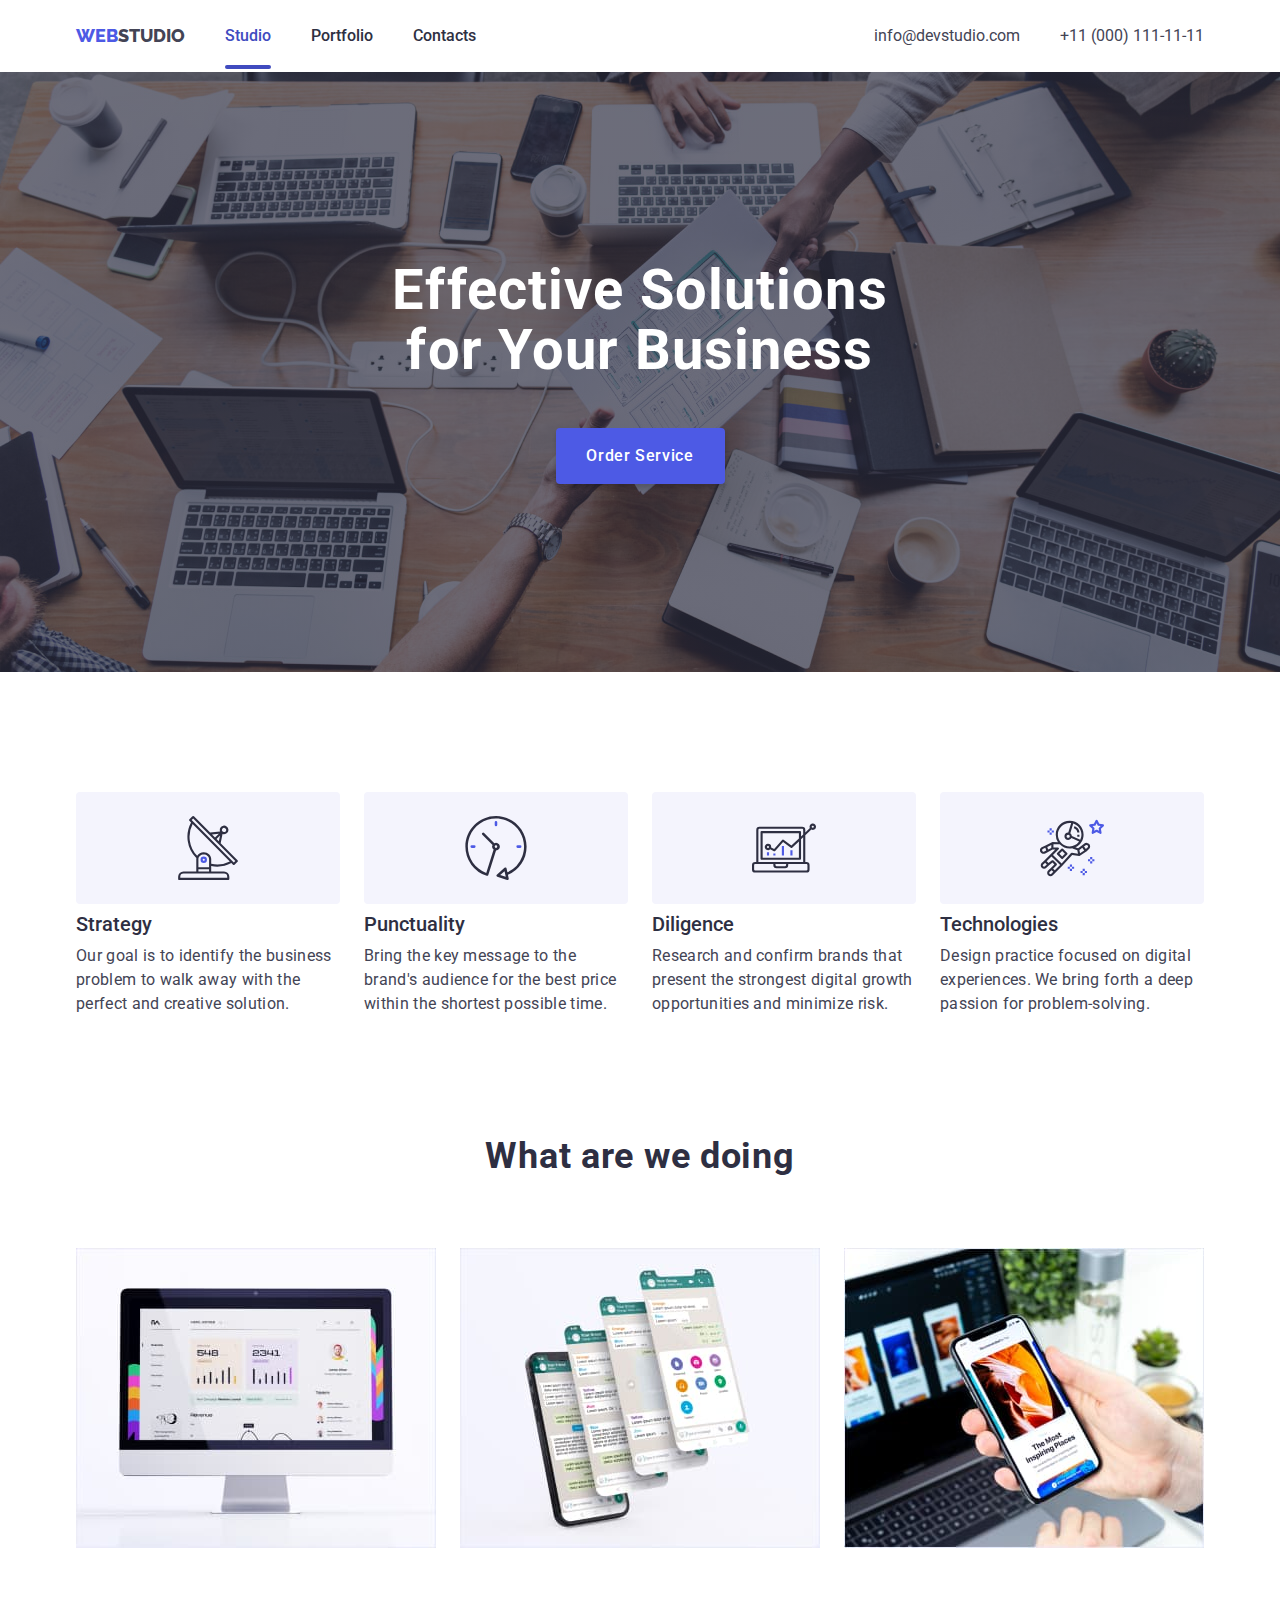
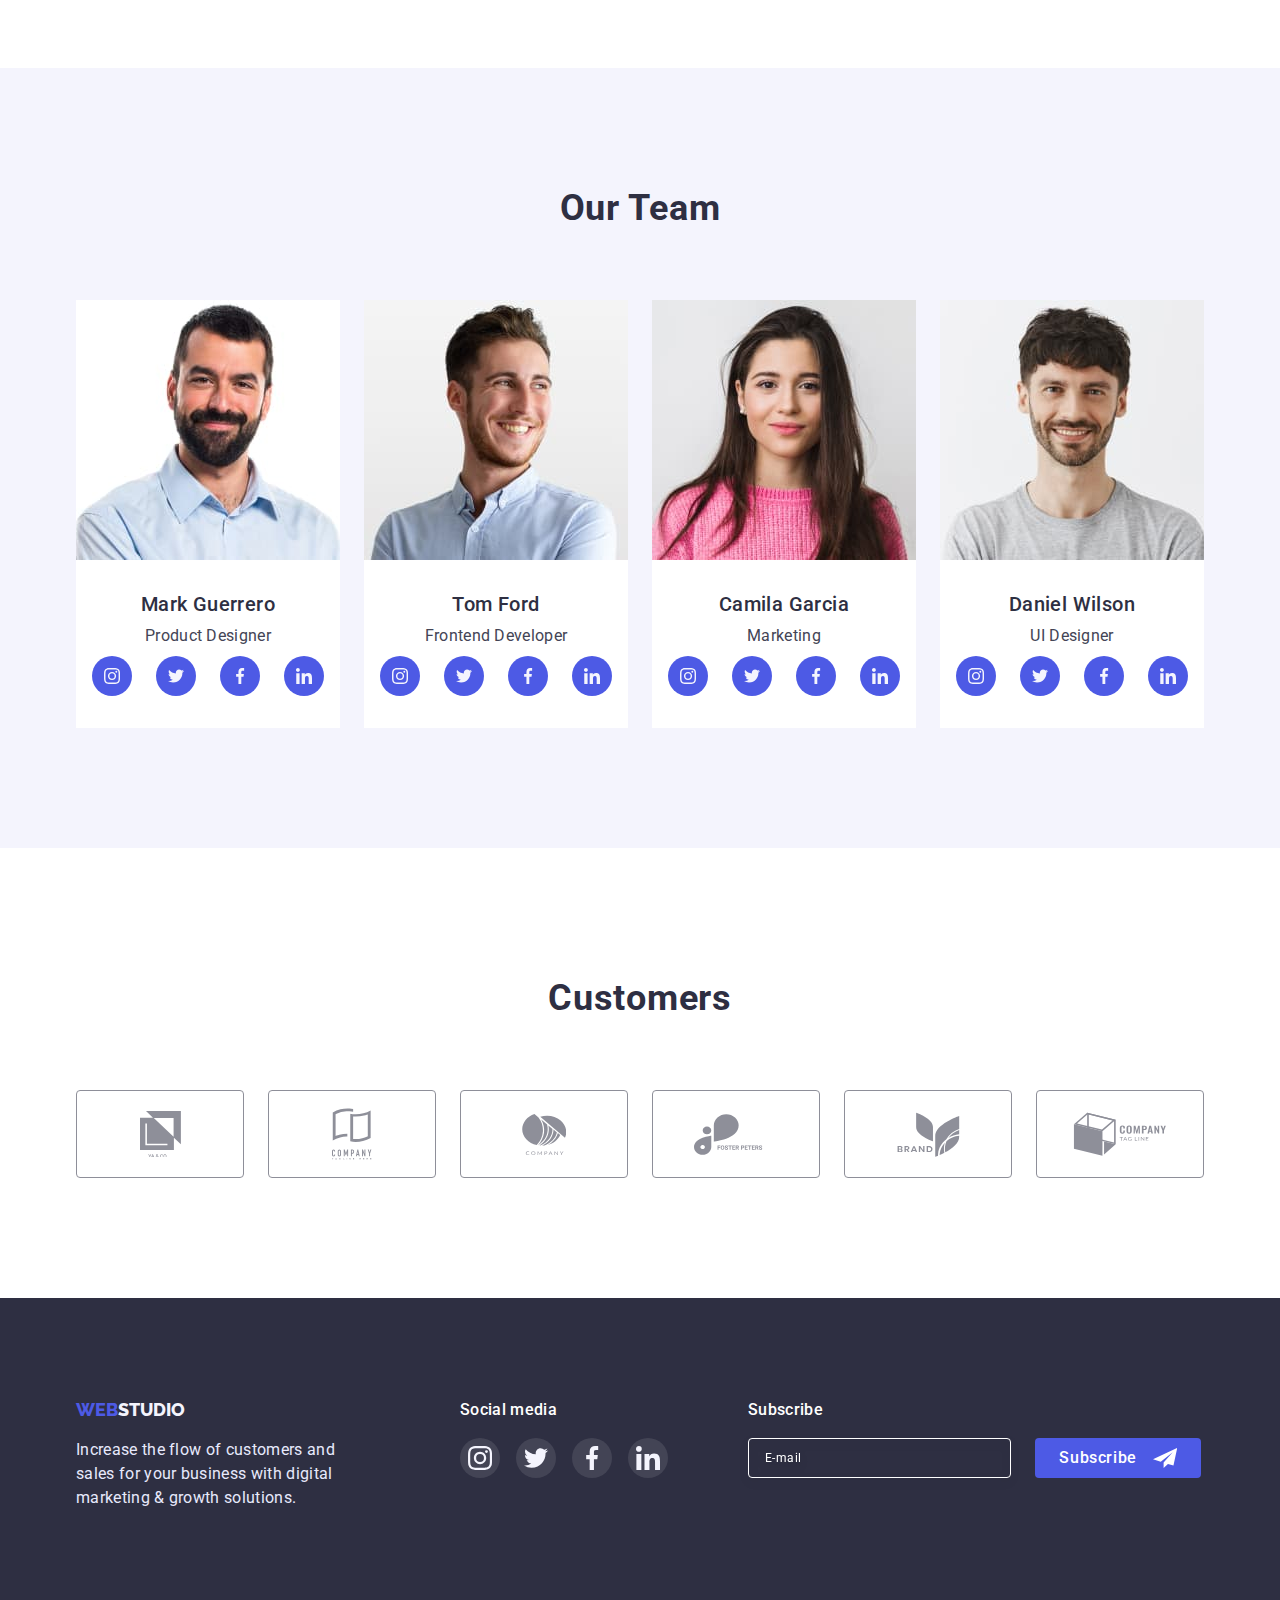
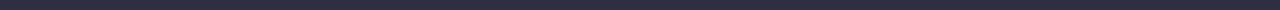
<file: index.html>
<!DOCTYPE html>
<html lang="en">
  <head>
    <meta charset="UTF-8" />
    <meta http-equiv="X-UA-Compatible" content="IE=edge" />
    <meta name="viewport" content="width=device-width, initial-scale=1.0" />
    <title>WebStudio</title>
    <link
      rel="stylesheet"
      href="https://cdnjs.cloudflare.com/ajax/libs/modern-normalize/1.1.0/modern-normalize.min.css"
    />
    <link rel="stylesheet" href="./css/style.css" />
    <link rel="preconnect" href="https://fonts.googleapis.com" />
    <link rel="preconnect" href="https://fonts.gstatic.com" crossorigin />
    <link
      href="https://fonts.googleapis.com/css2?family=Raleway:wght@800&family=Roboto:wght@400;500;700;900&display=swap"
      rel="stylesheet"
    />
  </head>
  <body>
    <!-- шапка -->
    <header>
      <div class="flex-header container">
        <nav class="navigation">
          <a href="./index.html" class="logo"
            >Web<span class="logo-text">Studio</span></a
          >
          <ul class="menu">
            <li class="menu-item">
              <a href="" class="menu-link active">Studio</a>
            </li>
            <li class="menu-item">
              <a href="./portfolio.html" class="menu-link">Portfolio</a>
            </li>
            <li class="menu-item"><a href="" class="menu-link">Contacts</a></li>
          </ul>
        </nav>
        <address class="address">
          <ul class="address-list">
            <li>
              <a href="mailto:info@devstudio.com" class="address-item"
                >info@devstudio.com</a
              >
            </li>
            <li>
              <a href="tel:+110001111111" class="address-item"
                >+11 (000) 111-11-11</a
              >
            </li>
          </ul>
        </address>
      </div>
    </header>
    <!-- основа -->
    <main>
      <!-- Перша секція -->
      <section class="hero-section">
        <div class="container hero-center">
          <h1 class="hero-text">
            Effective Solutions <br />
            for Your Business
          </h1>
          <button type="button" class="hero-button" data-modal-open>
            Order Service
          </button>
          <div class="backdrop is-hidden" data-modal>
            <div class="modal">
              <button type="button" class="modal-button" data-modal-close>
                <svg class="icon-modal">
                  <use href="./images/icons.svg#icon-Vector"></use>
                </svg>
              </button>
              <h2 class="form-name">
                Leave your contacts and we will call you back
              </h2>
              <form class="form">
                <div class="form-field name">
                  <label for="name" class="form-label"><span>Name</span></label>
                  <span class="input-svg">
                    <input
                      type="text"
                      class="form-input"
                      name="name"
                      id="name"
                      required
                    />
                    <svg
                      width="18px"
                      height="24px"
                      class="form-svg-name focus-svg"
                    >
                      <use href="./images/icons.svg#icon-name"></use>
                    </svg>
                  </span>
                </div>
                <div class="form-field">
                  <label for="phone" class="form-label"
                    ><span>Phone</span></label
                  >
                  <span class="input-svg">
                    <input
                      type="tel"
                      class="form-input"
                      name="phone"
                      id="phone"
                      required
                    />
                    <svg
                      width="18px"
                      height="24px"
                      class="form-svg-phone focus-svg"
                    >
                      <use href="./images/icons.svg#icon-phone"></use>
                    </svg>
                  </span>
                </div>
                <div class="form-field">
                  <label for="email" class="form-label"
                    ><span>Email</span></label
                  >
                  <span class="input-svg">
                    <input
                      type="email"
                      class="form-input"
                      name="email"
                      id="email"
                      required
                    />
                    <svg
                      width="18px"
                      height="24px"
                      class="form-svg-email focus-svg"
                    >
                      <use href="./images/icons.svg#icon-email"></use>
                    </svg>
                  </span>
                </div>
                <div class="form-field textarea">
                  <span>Comment</span>
                  <textarea
                    name="message"
                    id="message"
                    class="form-textarea"
                    placeholder="Text input"
                  ></textarea>
                </div>
                <div class="form-policy">
                  <label class="checkbox-main">
                    <input
                      type="checkbox"
                      name="policy"
                      id="policy"
                      class="form-checkbox"
                    />
                    <svg class="checkbox-svg" width="16px" height="16px">
                      <use href="./images/icons.svg#icon-checkbox"></use>
                    </svg>
                    <span>
                      I accept the terms and conditions of the
                      <a href="#" class="link-policy">Privacy Policy</a>
                    </span>
                  </label>
                </div>

                <button type="submit" class="form-submit">
                  <span>Send</span>
                </button>
              </form>
            </div>
          </div>
        </div>
      </section>
      <!-- Друга секція -->
      <section class="info">
        <div class="container">
          <h2 class="visually-hidden">Info</h2>
          <ul class="main-list">
            <li class="item">
              <div class="icon-info">
                <svg class="icon-decoration">
                  <use href="./images/icons.svg#icon-antenna"></use>
                </svg>
              </div>
              <h3 class="info-main">Strategy</h3>
              <p class="info-text">
                Our goal is to identify the business problem to walk away with
                the perfect and creative solution.
              </p>
            </li>
            <li class="item">
              <div class="icon-info">
                <svg class="icon-decoration">
                  <use href="./images/icons.svg#icon-clock"></use>
                </svg>
              </div>
              <h3 class="info-main">Punctuality</h3>
              <p class="info-text">
                Bring the key message to the brand's audience for the best price
                within the shortest possible time.
              </p>
            </li>
            <li class="item">
              <div class="icon-info">
                <svg class="icon-decoration">
                  <use href="./images/icons.svg#icon-diagram"></use>
                </svg>
              </div>
              <h3 class="info-main">Diligence</h3>
              <p class="info-text">
                Research and confirm brands that present the strongest digital
                growth opportunities and minimize risk.
              </p>
            </li>
            <li class="item">
              <div class="icon-info">
                <svg class="icon-decoration">
                  <use href="./images/icons.svg#icon-astronaut"></use>
                </svg>
              </div>
              <h3 class="info-main">Technologies</h3>
              <p class="info-text">
                Design practice focused on digital experiences. We bring forth a
                deep passion for problem-solving.
              </p>
            </li>
          </ul>
        </div>
      </section>
      <!-- Третя секція -->
      <section class="work">
        <div class="container">
          <h2 class="work-main">What are we doing</h2>
          <ul class="work-list">
            <li class="item">
              <img
                class="img-work"
                src="./images/img1.jpg"
                alt="img1"
                width="360"
              />
            </li>
            <li class="item">
              <img
                class="img-work"
                src="./images/img2.jpg"
                alt="img2"
                width="360"
              />
            </li>
            <li class="item">
              <img
                class="img-work"
                src="./images/img3.jpg"
                alt="img3"
                width="360"
              />
            </li>
          </ul>
        </div>
      </section>
      <!-- Четверта секція -->
      <section class="team">
        <div class="container">
          <h2 class="team-main">Our Team</h2>
          <ul class="team-list">
            <li class="team-block">
              <img
                class="team-img"
                src="./images/imgourteam1.jpg"
                alt="Person1"
                width="264"
              />
              <div class="team-description">
                <h3 class="about-team">Mark Guerrero</h3>
                <p class="team-position">Product Designer</p>
                <ul class="list-icons">
                  <li class="item-icon">
                    <a href="#" class="link-svg">
                      <svg class="svg-team" width="16px" height="16px">
                        <use href="./images/icons.svg#icon-instagram"></use>
                      </svg>
                    </a>
                  </li>
                  <li>
                    <a href="#" class="link-svg">
                      <svg class="svg-team" width="16px" height="16px">
                        <use href="./images/icons.svg#icon-twitter"></use>
                      </svg>
                    </a>
                  </li>
                  <li>
                    <a href="#" class="link-svg">
                      <svg class="svg-team" width="16px" height="16px">
                        <use href="./images/icons.svg#icon-facebook"></use>
                      </svg>
                    </a>
                  </li>
                  <li>
                    <a href="#" class="link-svg">
                      <svg class="svg-team" width="16px" height="16px">
                        <use href="./images/icons.svg#icon-linkedin"></use>
                      </svg>
                    </a>
                  </li>
                </ul>
              </div>
            </li>
            <li class="team-block">
              <img
                class="team-img"
                src="./images/imgourteam2.jpg"
                alt="Person2"
                width="264"
              />
              <div class="team-description">
                <h3 class="about-team">Tom Ford</h3>
                <p class="team-position">Frontend Developer</p>
                <ul class="list-icons">
                  <li class="item-icon">
                    <a href="#" class="link-svg">
                      <svg class="svg-team" width="16px" height="16px">
                        <use href="./images/icons.svg#icon-instagram"></use>
                      </svg>
                    </a>
                  </li>
                  <li>
                    <a href="#" class="link-svg">
                      <svg class="svg-team" width="16px" height="16px">
                        <use href="./images/icons.svg#icon-twitter"></use>
                      </svg>
                    </a>
                  </li>
                  <li>
                    <a href="#" class="link-svg">
                      <svg class="svg-team" width="16px" height="16px">
                        <use href="./images/icons.svg#icon-facebook"></use>
                      </svg>
                    </a>
                  </li>
                  <li>
                    <a href="#" class="link-svg">
                      <svg class="svg-team" width="16px" height="16px">
                        <use href="./images/icons.svg#icon-linkedin"></use>
                      </svg>
                    </a>
                  </li>
                </ul>
              </div>
            </li>
            <li class="team-block">
              <img
                class="team-img"
                src="./images/imgourteam3.jpg"
                alt="Person3"
                width="264"
              />
              <div class="team-description">
                <h3 class="about-team">Camila Garcia</h3>
                <p class="team-position">Marketing</p>
                <ul class="list-icons">
                  <li class="item-icon">
                    <a href="#" class="link-svg">
                      <svg class="svg-team" width="16px" height="16px">
                        <use href="./images/icons.svg#icon-instagram"></use>
                      </svg>
                    </a>
                  </li>
                  <li>
                    <a href="#" class="link-svg">
                      <svg class="svg-team" width="16px" height="16px">
                        <use href="./images/icons.svg#icon-twitter"></use>
                      </svg>
                    </a>
                  </li>
                  <li>
                    <a href="#" class="link-svg">
                      <svg class="svg-team" width="16px" height="16px">
                        <use href="./images/icons.svg#icon-facebook"></use>
                      </svg>
                    </a>
                  </li>
                  <li>
                    <a href="#" class="link-svg">
                      <svg class="svg-team" width="16px" height="16px">
                        <use href="./images/icons.svg#icon-linkedin"></use>
                      </svg>
                    </a>
                  </li>
                </ul>
              </div>
            </li>
            <li class="team-block">
              <img
                class="team-img"
                src="./images/imgourteam4.jpg"
                alt="Person4"
                width="264"
              />
              <div class="team-description">
                <h3 class="about-team">Daniel Wilson</h3>
                <p class="team-position">UI Designer</p>
                <ul class="list-icons">
                  <li class="item-icon">
                    <a href="#" class="link-svg">
                      <svg class="svg-team" width="16px" height="16px">
                        <use href="./images/icons.svg#icon-instagram"></use>
                      </svg>
                    </a>
                  </li>
                  <li>
                    <a href="#" class="link-svg">
                      <svg class="svg-team" width="16px" height="16px">
                        <use href="./images/icons.svg#icon-twitter"></use>
                      </svg>
                    </a>
                  </li>
                  <li>
                    <a href="#" class="link-svg">
                      <svg class="svg-team" width="16px" height="16px">
                        <use href="./images/icons.svg#icon-facebook"></use>
                      </svg>
                    </a>
                  </li>
                  <li>
                    <a href="#" class="link-svg">
                      <svg class="svg-team" width="16px" height="16px">
                        <use href="./images/icons.svg#icon-linkedin"></use>
                      </svg>
                    </a>
                  </li>
                </ul>
              </div>
            </li>
          </ul>
        </div>
      </section>
      <section class="customers">
        <div class="container">
          <h2 class="customers-main">Customers</h2>
          <ul class="customers-list">
            <li class="customers-item">
              <a href="#" class="custom-link">
                <svg class="svg-custom" width="41px" height="46.97px">
                  <use href="./images/icons.svg#icon-groupone"></use>
                </svg>
              </a>
            </li>
            <li class="customers-item">
              <a href="#" class="custom-link">
                <svg class="svg-custom" width="40px" height="52px">
                  <use href="./images/icons.svg#icon-grouptwo"></use>
                </svg>
              </a>
            </li>
            <li class="customers-item">
              <a href="#" class="custom-link">
                <svg class="svg-custom" width="44px" height="41px">
                  <use href="./images/icons.svg#icon-groupthree"></use>
                </svg>
              </a>
            </li>
            <li class="customers-item">
              <a href="#" class="custom-link">
                <svg class="svg-custom" width="84px" height="41px">
                  <use href="./images/icons.svg#icon-groupfour"></use>
                </svg>
              </a>
            </li>
            <li class="customers-item">
              <a href="#" class="custom-link">
                <svg class="svg-custom" width="63px" height="45px">
                  <use href="./images/icons.svg#icon-groupfive"></use>
                </svg>
              </a>
            </li>
            <li class="customers-item">
              <a href="#" class="custom-link">
                <svg class="svg-custom" width="94px" height="44px">
                  <use href="./images/icons.svg#icon-groupsix"></use>
                </svg>
              </a>
            </li>
          </ul>
        </div>
      </section>
    </main>
    <!-- підвал -->
    <footer class="footer">
      <div class="container footer-flex">
        <div>
          <a href="./index.html" class="logo footer-logo"
            >Web<span class="logo-second-text">Studio</span></a
          >
          <p class="footer-text">
            Increase the flow of customers and sales for your business with
            digital marketing & growth solutions.
          </p>
        </div>

        <div class="footer-media">
          <h2 class="media-main">Social media</h2>
          <ul class="media-list">
            <li class="media-item">
              <a href="#" class="link-footersvg">
                <svg class="footer-icon" width="24px" height="24px">
                  <use href="./images/icons.svg#icon-instagram"></use>
                </svg>
              </a>
            </li>
            <li class="media-item">
              <a href="#" class="link-footersvg">
                <svg class="footer-icon" width="24px" height="24px">
                  <use href="./images/icons.svg#icon-twitter"></use>
                </svg>
              </a>
            </li>
            <li class="media-item">
              <a href="#" class="link-footersvg">
                <svg class="footer-icon" width="24px" height="24px">
                  <use href="./images/icons.svg#icon-facebook"></use>
                </svg>
              </a>
            </li>
            <li class="media-item">
              <a href="#" class="link-footersvg">
                <svg class="footer-icon" width="24px" height="24px">
                  <use href="./images/icons.svg#icon-linkedin"></use>
                </svg>
              </a>
            </li>
          </ul>
        </div>
        <div class="subscribe-window">
          <h2>Subscribe</h2>
          <form class="footer-form">
            <input
              class="form-email"
              type="email"
              name="email"
              id="user_email"
              placeholder="E-mail"
              autocomplete="on"
              required
            />
            <button type="submit" class="footer-button">
              <span class="form-main">Subscribe</span>
              <svg class="subcribe-icon" width="24px" height="24px">
                <use href="./images/icons.svg#icon-subscribe"></use>
              </svg>
            </button>
          </form>
        </div>
      </div>
    </footer>
    <script src="./js/modal.js"></script>
  </body>
</html>
</file>
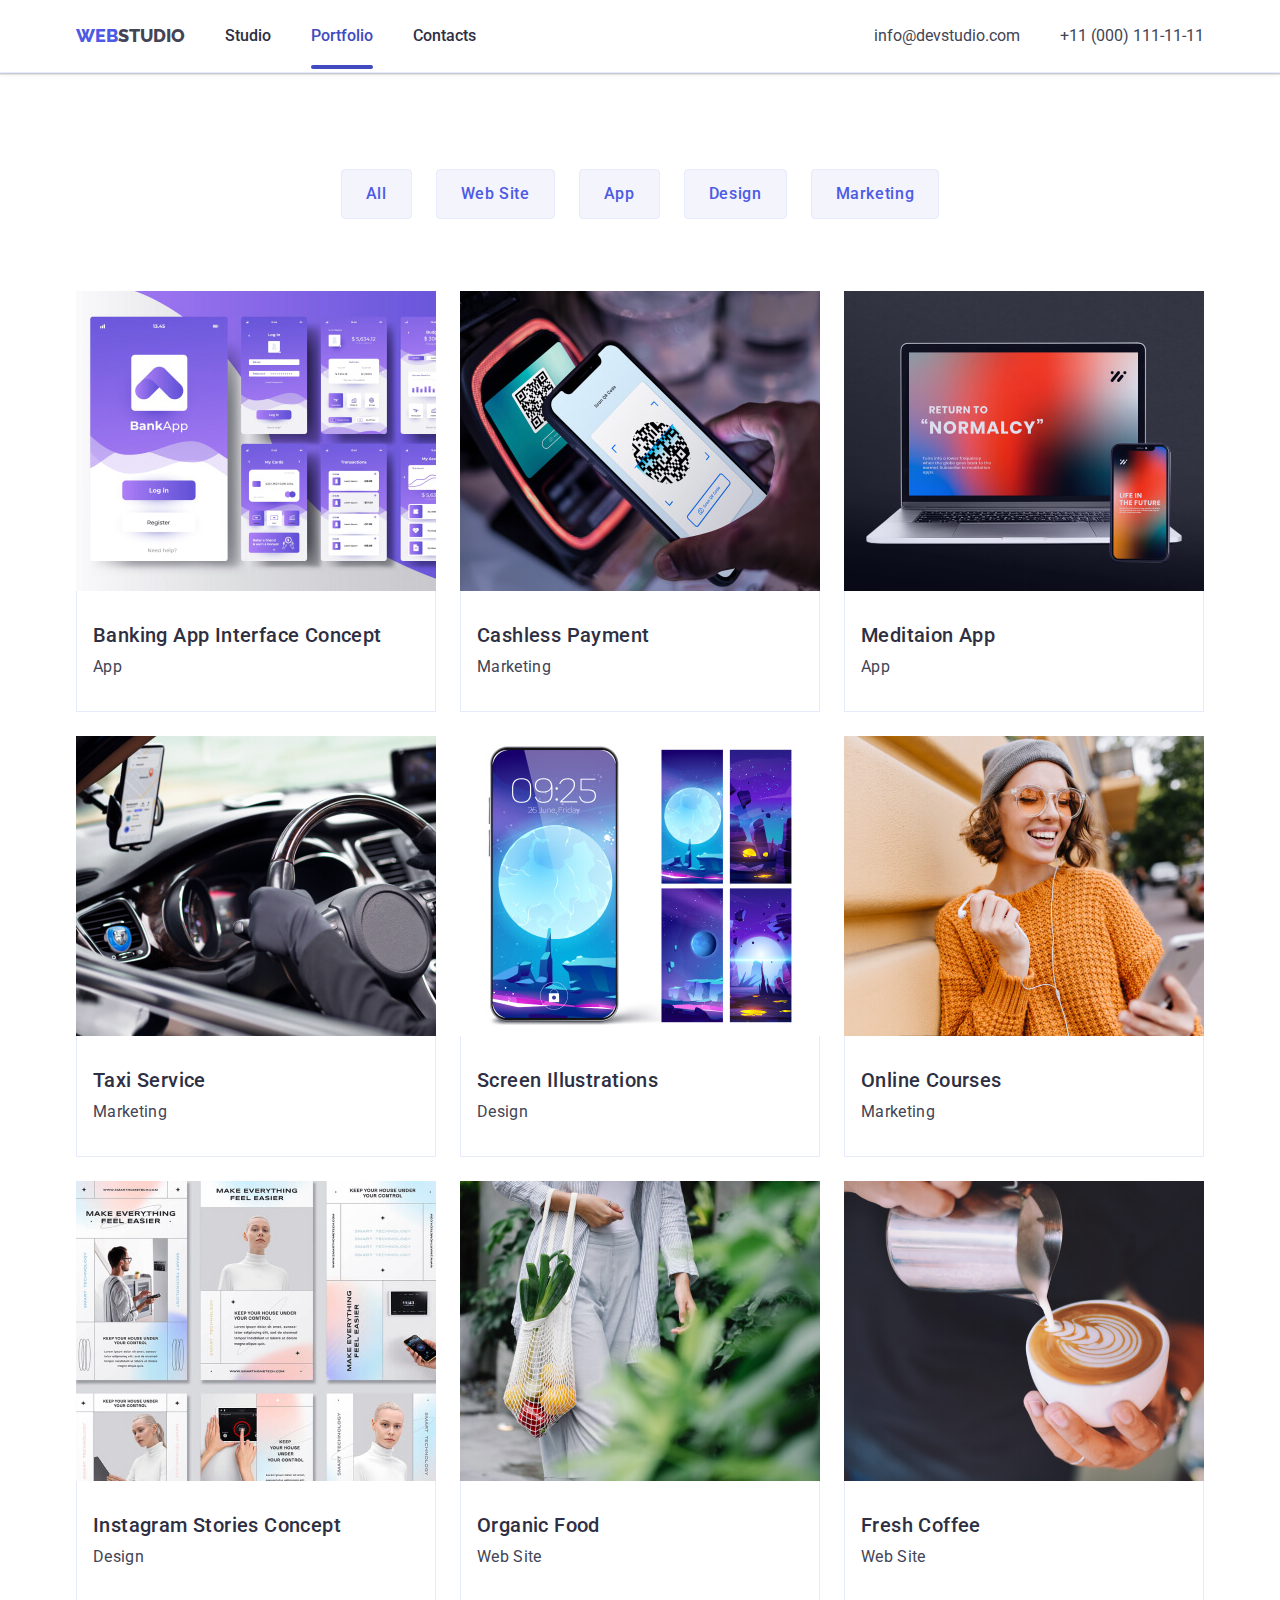
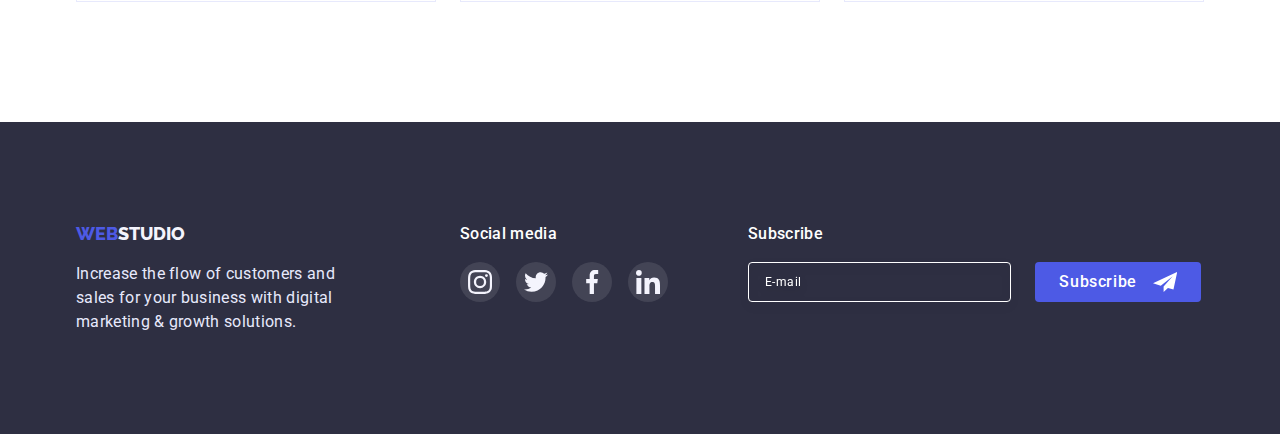
<file: portfolio.html>
<!DOCTYPE html>
<html lang="en">
  <head>
    <meta charset="UTF-8" />
    <meta http-equiv="X-UA-Compatible" content="IE=edge" />
    <meta name="viewport" content="width=device-width, initial-scale=1.0" />
    <title>WebStudio</title>
    <link
      rel="stylesheet"
      href="https://cdnjs.cloudflare.com/ajax/libs/modern-normalize/1.1.0/modern-normalize.min.css"
    />
    <link rel="stylesheet" href="./css/style.css" />
    <link rel="preconnect" href="https://fonts.googleapis.com" />
    <link rel="preconnect" href="https://fonts.gstatic.com" crossorigin />
    <link
      href="https://fonts.googleapis.com/css2?family=Raleway:wght@800&family=Roboto:wght@400;500;700;900&display=swap"
      rel="stylesheet"
    />
  </head>
  <body>
    <!-- шапка -->
    <header class="header-portfolio">
      <div class="container flex-header">
        <nav class="navigation">
          <a href="./index.html" class="logo"
            >Web<span class="logo-text">Studio</span></a
          >
          <ul class="menu">
            <li class="menu-item">
              <a href="./index.html" class="menu-link">Studio</a>
            </li>
            <li class="menu-item">
              <a href="" class="menu-link active">Portfolio</a>
            </li>
            <li class="menu-item"><a href="" class="menu-link">Contacts</a></li>
          </ul>
        </nav>
        <address class="address">
          <ul class="address-list">
            <li>
              <a href="mailto:info@devstudio.com" class="address-item"
                >info@devstudio.com</a
              >
            </li>
            <li>
              <a href="tel:+110001111111" class="address-item"
                >+11 (000) 111-11-11</a
              >
            </li>
          </ul>
        </address>
      </div>
    </header>
    <!-- основа -->
    <main>
      <!-- Перша секція -->
      <section class="filter">
        <div class="container">
          <ul class="filter-list">
            <li class="item">
              <button type="button" class="filter-button">All</button>
            </li>
            <li class="item">
              <button type="button" class="filter-button">Web Site</button>
            </li>
            <li class="item">
              <button type="button" class="filter-button">App</button>
            </li>
            <li class="item">
              <button type="button" class="filter-button">Design</button>
            </li>
            <li class="item">
              <button type="button" class="filter-button">Marketing</button>
            </li>
          </ul>

          <ul class="list-content">
            <li class="item-con">
              <a href="" class="list-link">
                <div class="product-thumb">
                  <img
                    class="img-content"
                    src="./images/firstsectionimg1.jpg"
                    alt="app"
                    width="360"
                  />
                  <p class="overlay">
                    14 Stylish and User-Friendly App Design Concepts · Task
                    Manager App · Calorie Tracker App · Exotic Fruit Ecommerce
                    App · Cloud Storage App
                  </p>
                </div>
                <div class="description">
                  <h2 class="portfolio-info">Banking App Interface Concept</h2>
                  <p class="portfolio-about">App</p>
                </div>
              </a>
            </li>
            <li class="item-con">
              <a href="" class="list-link">
                <div class="product-thumb">
                  <img
                    class="img-content"
                    src="./images/firstsectionimg2.jpg"
                    alt="marketing"
                    width="360"
                  />
                  <p class="overlay">
                    14 Stylish and User-Friendly App Design Concepts · Task
                    Manager App · Calorie Tracker App · Exotic Fruit Ecommerce
                    App · Cloud Storage App
                  </p>
                </div>

                <div class="description">
                  <h2 class="portfolio-info">Cashless Payment</h2>
                  <p class="portfolio-about">Marketing</p>
                </div>
              </a>
            </li>
            <li class="item-con">
              <a href="" class="list-link">
                <div class="product-thumb">
                  <img
                    class="img-content"
                    src="./images/firstsectionimg3.jpg"
                    alt="app"
                    width="360"
                  />
                  <p class="overlay">
                    14 Stylish and User-Friendly App Design Concepts · Task
                    Manager App · Calorie Tracker App · Exotic Fruit Ecommerce
                    App · Cloud Storage App
                  </p>
                </div>

                <div class="description">
                  <h2 class="portfolio-info">Meditaion App</h2>
                  <p class="portfolio-about">App</p>
                </div>
              </a>
            </li>
            <li class="item-con">
              <a href="" class="list-link">
                <div class="product-thumb">
                  <img
                    class="img-content"
                    src="./images/secondsectionimg1.jpg"
                    alt="Marketing"
                    width="360"
                  />
                  <p class="overlay">
                    14 Stylish and User-Friendly App Design Concepts · Task
                    Manager App · Calorie Tracker App · Exotic Fruit Ecommerce
                    App · Cloud Storage App
                  </p>
                </div>

                <div class="description">
                  <h2 class="portfolio-info">Taxi Service</h2>
                  <p class="portfolio-about">Marketing</p>
                </div>
              </a>
            </li>
            <li class="item-con">
              <a href="" class="list-link">
                <div class="product-thumb">
                  <img
                    class="img-content"
                    src="./images/secondsectionimg2.jpg"
                    alt="Design"
                    width="360"
                  />
                  <p class="overlay">
                    14 Stylish and User-Friendly App Design Concepts · Task
                    Manager App · Calorie Tracker App · Exotic Fruit Ecommerce
                    App · Cloud Storage App
                  </p>
                </div>

                <div class="description">
                  <h2 class="portfolio-info">Screen Illustrations</h2>
                  <p class="portfolio-about">Design</p>
                </div>
              </a>
            </li>
            <li class="item-con">
              <a href="" class="list-link">
                <div class="product-thumb">
                  <img
                    class="img-content"
                    src="./images/secondsectionimg3.jpg"
                    alt="Marketing"
                    width="360"
                  />
                  <p class="overlay">
                    14 Stylish and User-Friendly App Design Concepts · Task
                    Manager App · Calorie Tracker App · Exotic Fruit Ecommerce
                    App · Cloud Storage App
                  </p>
                </div>

                <div class="description">
                  <h2 class="portfolio-info">Online Courses</h2>
                  <p class="portfolio-about">Marketing</p>
                </div>
              </a>
            </li>
            <li class="item-con">
              <a href="" class="list-link">
                <div class="product-thumb">
                  <img
                    class="img-content"
                    src="./images/thirdsectionimg1.jpg"
                    alt="Design"
                    width="360"
                  />
                  <p class="overlay">
                    14 Stylish and User-Friendly App Design Concepts · Task
                    Manager App · Calorie Tracker App · Exotic Fruit Ecommerce
                    App · Cloud Storage App
                  </p>
                </div>

                <div class="description">
                  <h2 class="portfolio-info">Instagram Stories Concept</h2>
                  <p class="portfolio-about">Design</p>
                </div>
              </a>
            </li>
            <li class="item-con">
              <a href="" class="list-link">
                <div class="product-thumb">
                  <img
                    class="img-content"
                    src="./images/thirdsectionimg2.jpg"
                    alt="Web Site"
                    width="360"
                  />
                  <p class="overlay">
                    14 Stylish and User-Friendly App Design Concepts · Task
                    Manager App · Calorie Tracker App · Exotic Fruit Ecommerce
                    App · Cloud Storage App
                  </p>
                </div>

                <div class="description">
                  <h2 class="portfolio-info">Organic Food</h2>
                  <p class="portfolio-about">Web Site</p>
                </div>
              </a>
            </li>
            <li class="item-con">
              <a href="" class="list-link">
                <div class="product-thumb">
                  <img
                    class="img-content"
                    src="./images/thirdsectionimg3.jpg"
                    alt="Web Site"
                    width="360"
                  />
                  <p class="overlay">
                    14 Stylish and User-Friendly App Design Concepts · Task
                    Manager App · Calorie Tracker App · Exotic Fruit Ecommerce
                    App · Cloud Storage App
                  </p>
                </div>

                <div class="description">
                  <h2 class="portfolio-info">Fresh Coffee</h2>
                  <p class="portfolio-about">Web Site</p>
                </div>
              </a>
            </li>
          </ul>
        </div>
      </section>
    </main>
    <footer class="footer">
      <div class="container footer-flex">
        <div>
          <a href="./index.html" class="logo footer-logo"
            >Web<span class="logo-second-text">Studio</span></a
          >
          <p class="footer-text">
            Increase the flow of customers and sales for your business with
            digital marketing & growth solutions.
          </p>
        </div>

        <div class="footer-media">
          <h2 class="media-main">Social media</h2>
          <ul class="media-list">
            <li class="media-item">
              <a href="#" class="link-footersvg">
                <svg class="footer-icon" width="24px" height="24px">
                  <use href="./images/icons.svg#icon-instagram"></use>
                </svg>
              </a>
            </li>
            <li class="media-item">
              <a href="#" class="link-footersvg">
                <svg class="footer-icon" width="24px" height="24px">
                  <use href="./images/icons.svg#icon-twitter"></use>
                </svg>
              </a>
            </li>
            <li class="media-item">
              <a href="#" class="link-footersvg">
                <svg class="footer-icon" width="24px" height="24px">
                  <use href="./images/icons.svg#icon-facebook"></use>
                </svg>
              </a>
            </li>
            <li class="media-item">
              <a href="#" class="link-footersvg">
                <svg class="footer-icon" width="24px" height="24px">
                  <use href="./images/icons.svg#icon-linkedin"></use>
                </svg>
              </a>
            </li>
          </ul>
        </div>
        <div class="subscribe-window">
          <h2>Subscribe</h2>
          <form class="footer-form">
            <input
              class="form-email"
              type="email"
              name="email"
              id="user_email"
              placeholder="E-mail"
              autocomplete="on"
              required
            />
            <button type="submit" class="footer-button">
              <span class="form-main">Subscribe</span>
                <svg class="subcribe-icon" width="24px" height="24px">
                  <use href="./images/icons.svg#icon-subscribe"></use>
                </svg>
            </button>
          </form>
        </div>
      </div>
    </footer>
  </body>
</html>
</file>
<file: css/style.css>
/* Root налаштування */
:root {
  --navy-blue: #2e2f42;
  --slate: #434455;
  --hover-ocean: #404bbf;
  --iris: #4d5ae5;
  --cloud: #f4f4fd;
  --light-slave: rgba(142, 143, 153, 1);
  --cubic-time: cubic-bezier(0.4, 0, 0.2, 1);
  --light-slate: #8e8f99;
}
h1,
h2,
h3,
h4,
h5,
h6,
p,
ol,
ul {
  margin: 0;
  padding: 0;
  font-weight: normal;
}

ol,
ul {
  list-style: none;
}

a {
  text-decoration: none;
  font-style: normal;
}

img {
  width: 100%;
  height: auto;
  display: block;
}

body {
  font-family: "Roboto", sans-serif;
  color: #2e2f42;
  background-color: #fff;
}

.container {
  max-width: 1158px;
  padding: 0 15px;
  margin: 0 auto;

  /* outline: 2px solid teal; */
}

/* Studio! */

/* Header */
/* Header logo */

.flex-header {
  display: flex;
  align-items: center;
  padding-top: 24px;
  padding-bottom: 24px;

  /* outline: 2px solid teal; */
}

.navigation {
  display: flex;
  align-items: center;
}

.logo {
  font-family: "Raleway", sans-serif;
  font-weight: 800;
  font-size: 18px;
  line-height: 24px;
  color: var(--iris);
  text-transform: uppercase;
}

.logo-text {
  color: var(--slate);
  padding: 24px 0;
}
.logo-second-text {
  color: var(--cloud);
}

/* /Header logo */
/* Header Menu */

.menu {
  display: flex;
  font-weight: 500;
  font-size: 16px;
  line-height: 24px;
}

.menu-item {
  margin-left: 40px;
}

.menu-link {
  position: relative;
  color: var(--navy-blue);
  padding: 24px 0;

  transition-property: color;
  transition-duration: 250ms;
  transition-timing-function: var(--cubic-time);
}

.active {
  color: var(--hover-ocean);
}

.active::after {
  content: "";
  display: block;
  position: absolute;
  bottom: 0;
  left: 0;
  width: 100%;
  height: 4px;
  background-color: var(--hover-ocean);
  border-radius: 2px;
}

.menu-link:hover,
.menu-link:focus {
  color: var(--hover-ocean);
}
/* /Header Menu */
/* Header address */
.address {
  margin-left: auto;
}
.address-list {
  display: flex;
}

.address-item {
  color: var(--slate);
  font-weight: 400;
  font-size: 16px;
  line-height: 24px;
  margin-left: 40px;
  padding: 24px 0;

  transition-property: color;
  transition-duration: 250ms;
  transition-timing-function: var(--cubic-time);
}
.address-item:hover,
.address-item:focus {
  color: var(--hover-ocean);
}
/* /Header address */
/* /Header */

/* Main */
/* Hero section */
.hero-section {
  padding-top: 188px;
  padding-bottom: 188px;
  background-color: var(--navy-blue);
  background-image: linear-gradient(
      rgba(46, 47, 66, 0.7),
      rgba(46, 47, 66, 0.7)
    ),
    url(../images/heroimg.jpg);
  background-repeat: no-repeat;
  background-position: center;
  background-size: cover;
  max-width: 1440px;
  height: 600px;
  margin-left: auto;
  margin-right: auto;

  /* outline: 2px solid teal; */
}
.hero-center {
  text-align: center;
}

.hero-text {
  text-align: center;
  margin-bottom: 48px;
  margin-top: 0;
  margin-left: auto;
  margin-right: auto;
  width: 496px;
  color: #fff;
  font-weight: 700;
  font-size: 56px;
  line-height: 60px;
  letter-spacing: 0.02em;

  /* outline: 2px solid tomato; */
}
.hero-button {
  width: 169px;
  height: 56px;
  background-color: var(--iris);
  color: #fff;
  box-shadow: 0px 4px 4px rgba(0, 0, 0, 0.15);
  border: none;
  border-radius: 4px;
  font-weight: 500;
  font-size: 16px;
  line-height: 24px;
  letter-spacing: 0.04em;
  font-family: inherit;
  cursor: pointer;

  transition-property: background-color;
  transition-duration: 250ms;
  transition-timing-function: var(--cubic-time);
}
.hero-button:hover,
.hero-button:focus {
  background-color: var(--hover-ocean);
}

.backdrop {
  position: fixed;
  top: 0;
  left: 0;
  width: 100%;
  height: 100%;
  background-color: rgba(46, 47, 66, 0.4);
  opacity: 1;
  visibility: visible;
  transition: opacity 250ms var(--cubic-time),
    visibility 250ms var(--cubic-time);
}

.backdrop.is-hidden {
  visibility: hidden;
  opacity: 0;
  pointer-events: none;
}

.modal {
  position: absolute;
  top: 50%;
  left: 50%;
  transform: translate(-50%, -50%);

  width: 408px;
  height: 584px;
  background: #fcfcfc;
  box-shadow: 0px 1px 1px rgba(0, 0, 0, 0.14), 0px 1px 3px rgba(0, 0, 0, 0.12),
    0px 2px 1px rgba(0, 0, 0, 0.2);
  border-radius: 4px;
}

.modal-button {
  display: flex;
  align-items: center;
  justify-content: center;
  border-radius: 50%;
  width: 24px;
  height: 24px;
  background: #e7e9fc;
  border: 1px solid rgba(0, 0, 0, 0.1);
  cursor: pointer;
  margin-top: 24px;
  margin-left: 360px;
  margin-right: 24px;
}

.icon-modal {
  width: 8px;
  height: 8px;
  fill: currentColor;
}

.modal-button:hover,
.modal-button:focus {
  color: #ffffff;
  background-color: var(--hover-ocean);
}

.form-name {
  font-family: "Roboto";
  font-style: normal;
  font-weight: 500;
  font-size: 16px;
  line-height: 24px;
  text-align: center;
  letter-spacing: 0.02em;
  color: var(--navy-blue);
  margin-top: 24px;
  margin-bottom: 16px;
}

.form {
  display: flex;
  flex-direction: column;
  align-items: center;
  padding: 0px;
  width: 360px;
  margin-left: 24px;
  margin-right: 24px;
}

.form-field {
  display: flex;
  flex-direction: column;
  align-items: start;
  width: 100%;
  height: 58px;
  margin-bottom: 8px;
}


.form-field span {
  display: block;
  margin-bottom: 4px;

  font-family: "Roboto";
  font-style: normal;
  font-weight: 400;
  font-size: 12px;
  line-height: 14px;
  letter-spacing: 0.04em;
  color: #8e8f99;
}

.form-input {
  width: 100%;
  height: 40px;
  border: 1px solid rgba(46, 47, 66, 0.2);
  border-radius: 4px;

  font-family: "Roboto";
  font-style: normal;
  font-weight: 400;
  font-size: 16px;
  letter-spacing: 0.04em;

  padding-left: 38px;

  transition-property: border;
  transition-duration: 250ms;
  transition-timing-function: var(--cubic-time);
}

.form-input:focus {
  border: 1px solid var(--iris);
  border-radius: 4px;
  outline: none;
}

.textarea {
  height: 138px;
}

.form-textarea {
  width: 100%;
  min-height: 120px;
  resize: none;
  padding-left: 16px;
  padding-right: 16px;
  padding-top: 8px;
  

  font-family: "Roboto";
  font-style: normal;
  font-weight: 400;
  font-size: 12px;
  line-height: 14px;
  letter-spacing: 0.04em;

  border: 1px solid rgba(46, 47, 66, 0.2);
  border-radius: 4px;

  transition-property: border;
  transition-duration: 250ms;
  transition-timing-function: var(--cubic-time);
}

.form-textarea::placeholder {
  font-family: "Roboto";
  font-style: normal;
  font-weight: 400;
  font-size: 12px;
  line-height: 14px;
  letter-spacing: 0.04em;
  color: rgba(46, 47, 66, 0.4);
}

.form-textarea:focus {
  border: 1px solid var(--iris);
  border-radius: 4px;
  outline: none;
}

.form-policy {
  display: flex;
  width: 360px;
  align-items: center;
  justify-content: start;
  margin-top: 8px;
}

.checkbox-svg {
  display: inline-block;
  margin-right: 8px;
  border: 1px solid var(--navy-blue);
  border-radius: 2px;
  background: #fcfcfc;
  fill: #fcfcfc;

  transition-property: background, fill, border;
  transition-duration: 250ms;
  transition-timing-function: var(--cubic-time);
}

.form-checkbox {
  -webkit-appearance: none;
  -moz-appearance: none;
  appearance: none;

  position: absolute;
}

.form-checkbox:checked + .checkbox-svg {
  border-radius: 2px;
  border: none;
  background: var(--iris);
}

.checkbox-main {
  display: flex;
  align-items: center;
  justify-content: center;

  font-family: "Roboto";
  font-style: normal;
  font-weight: 400;
  font-size: 12px;
  line-height: 14px;
  letter-spacing: 0.04em;
  color: var(--light-slate);
}

.link-policy {
  font-family: "Roboto";
  font-style: normal;
  font-weight: 400;
  font-size: 12px;
  line-height: 16px;
  letter-spacing: 0.04em;
  text-decoration-line: underline;
  color: var(--iris);
}
.form-submit {
  display: flex;
  align-items: center;
  justify-content: center;
  width: 169px;
  height: 56px;
  padding: 16px 32px;
  background: var(--iris);
  box-shadow: 0px 4px 4px rgba(0, 0, 0, 0.15);
  border-radius: 4px;
  cursor: pointer;
  border: none;
  margin-top: 24px;
  margin-bottom: 24px;

  transition-property: background-color;
  transition-duration: 250ms;
  transition-timing-function: var(--cubic-time);
}

.form-submit span {
  font-family: "Roboto";
  font-style: normal;
  font-weight: 500;
  font-size: 16px;
  line-height: 24px;
  display: flex;
  align-items: center;
  text-align: center;
  letter-spacing: 0.04em;
  color: #ffffff;
}

.form-submit:hover,
.form-submit:focus {
  background-color: var(--hover-ocean);
}

.input-svg {
  display: block;
  position: relative;
  width: 100%;
}

.form-svg-name {
  position: absolute;
  top: 14px;
  left: 19px;
  width: 12px;
  height: 12px;
}

.form-svg-phone {
  position: absolute;
  top: 14px;
  left: 19px;
  width: 12px;
  height: 12px;
}

.form-svg-email {
  position: absolute;
  top: 14px;
  left: 19px;
  width: 15px;
  height: 12px;
}

.focus-svg {
  fill: var(--navy-blue);

  transition-property: fill;
  transition-duration: 250ms;
  transition-timing-function: var(--cubic-time);
}

.form-input:focus + .focus-svg {
  fill: var(--iris);
}

/* /Hero section */

/* Section text */
.info {
  padding-top: 120px;
}

.visually-hidden {
  position: absolute;
  top: -150%;
  z-index: -100;
  width: 0;
  height: 0;
  opacity: 0;
  visibility: hidden;
  user-select: none;
  pointer-events: none;
  cursor: none;
  margin: 0;
  padding: 0;
  overflow: hidden;
  border: none;
  outline: none;
  white-space: nowrap;
}

.main-list {
  display: flex;
  padding: 0;
}

.main-list .item + .item {
  margin-left: 24px;
}

.icon-info {
  display: flex;
  align-items: center;
  justify-content: center;
  width: 264px;
  height: 112px;
  background: var(--cloud);
  background-size: auto;
  border-radius: 4px;
  margin-bottom: 8px;
}
.icon-decoration {
  width: 64px;
  height: 64px;
}

.info-main {
  font-weight: 500;
  font-size: 20px;
  line-height: 24px;
  color: var(--navy-blue);
  margin-bottom: 8px;
}
.info-text {
  font-weight: 400;
  font-size: 16px;
  line-height: 24px;
  letter-spacing: 0.02em;
  color: var(--slate);
}
/* /Section text */

/* Section about working */
.work {
  padding-top: 120px;
  padding-bottom: 120px;
}

.work-main {
  font-weight: 700;
  font-size: 36px;
  line-height: 40px;
  letter-spacing: 0.02em;
  color: var(--navy-blue);
  margin-top: 0;
  margin-bottom: 72px;
  text-align: center;
}

.work-list {
  display: flex;
  gap: 24px;
  padding: 0;
}

.work-list .item {
  display: block;
}

/* /Section about working */

/* Section Team */
.team {
  background-color: var(--cloud);
  padding-bottom: 120px;
  padding-top: 120px;
}
.team-main {
  font-weight: 700;
  font-size: 36px;
  line-height: 40px;
  letter-spacing: 0.02em;
  color: var(--navy-blue);
  margin: 0;
  margin-left: auto;
  margin-right: auto;

  margin-bottom: 72px;
  text-align: center;
}

.team-list {
  display: flex;
  gap: 24px;
}

.team-block {
  background-color: #fff;
  text-align: center;
}

.team-description {
  padding: 32px 16px;
}

.about-team {
  font-weight: 500;
  font-size: 20px;
  line-height: 24px;
  letter-spacing: 0.02em;
  color: var(--navy-blue);
  margin-bottom: 8px;
}
.team-position {
  font-weight: 400;
  font-size: 16px;
  line-height: 24px;
  letter-spacing: 0.02em;
  color: var(--slate);
}

.list-icons {
  display: flex;
  flex-direction: row;
  justify-content: center;
  align-items: center;
  padding: 0px;
  gap: 24px;
  width: 232px;
  height: 40px;
  margin-top: 8px;
}

.link-svg {
  display: flex;
  align-items: center;
  justify-content: center;
  width: 40px;
  height: 40px;
  background-color: var(--iris);
  border-radius: 50%;

  transition-property: background-color;
  transition-duration: 250ms;
  transition-timing-function: var(--cubic-time);
}

.svg-team {
  fill: currentColor;
}

.link-svg:hover {
  background: var(--hover-ocean);
}

/* /Section Team */
/* Section Customers */
.customers {
  padding-top: 130px;
  padding-bottom: 120px;
}

.customers-main {
  font-family: "Roboto";
  font-style: normal;
  font-weight: 700;
  font-size: 36px;
  line-height: 40px;
  text-align: center;
  letter-spacing: 0.02em;
  text-transform: capitalize;
  color: var(--navy-blue);
  margin-bottom: 72px;
}
.customers-list {
  display: flex;
  gap: 24px;
}

.custom-link {
  display: flex;
  justify-content: center;
  align-items: center;
  width: 168px;
  height: 88px;
  color: #8e8f99;
  border: 1px solid #8e8f99;
  border-radius: 4px;

  transition-property: color, border;
  transition-duration: 250ms;
  transition-timing-function: var(--cubic-time);
}

.svg-custom {
  fill: currentColor;
}

.custom-link:focus,
.custom-link:hover {
  color: #404bbf;
  border-color: #404bbf;
}

/* /Section Customers */
/* /Main */

/* footer */
.footer {
  background-color: var(--navy-blue);
  padding: 100px 0;
}

.footer-flex {
  display: flex;

  /* outline: 2px solid teal; */
}

.footer-text {
  font-weight: 400;
  font-size: 16px;
  line-height: 24px;
  letter-spacing: 0.02em;
  color: #e7e9fc;
  width: 264px;
  margin-top: 16px;
}

.footer-media {
  margin-left: 120px;
}
.media-main {
  font-family: "Roboto";
  font-style: normal;
  font-weight: 500;
  font-size: 16px;
  line-height: 24px;
  letter-spacing: 0.02em;
  color: #ffffff;
  margin-bottom: 16px;
}
.media-list {
  display: flex;
  flex-direction: row;
  align-items: flex-start;
  padding: 0px;
  gap: 16px;
}

.link-footersvg {
  display: flex;
  align-items: center;
  justify-content: center;
  width: 40px;
  height: 40px;
  background-color: rgba(255, 255, 255, 0.1);
  color: var(--cloud);
  border-radius: 50%;

  transition-property: background-color;
  transition-duration: 250ms;
  transition-timing-function: var(--cubic-time);
}

.footer-icon {
  fill: currentColor;
}

.link-footersvg:hover,
.link-footersvg:focus {
  background: #31d0aa;
}

.subscribe-window {
  margin-left: 80px;
  width: 453px;

  /* outline: 2px solid tomato; */
}

.subscribe-window h2 {
  margin-bottom: 16px;
  font-family: "Roboto";
  font-style: normal;
  font-weight: 500;
  font-size: 16px;
  line-height: 24px;
  letter-spacing: 0.02em;
  color: #ffffff;
}

.footer-form {
  display: flex;
}

.form-email {
  width: 264px;
  height: 40px;
  background-color: inherit;
  border: 1px solid #ffffff;
  filter: drop-shadow(0px 4px 4px rgba(0, 0, 0, 0.15));
  border-radius: 4px;
  font-family: "Roboto";
  font-style: normal;
  font-weight: 400;
  font-size: 12px;
  line-height: 24px;

  letter-spacing: 0.04em;
  color: #ffffff;
  padding-top: 8px;
  padding-bottom: 8px;
  padding-left: 16px;
}

.form-email::placeholder {
  display: flex;
  align-items: center;
  font-family: "Roboto";
  font-style: normal;
  font-weight: 400;
  font-size: 12px;
  line-height: 24px;

  letter-spacing: 0.04em;
  color: #ffffff;
  padding: 8px 212px 8px 0px;
}

.footer-button {
  display: flex;
  align-items: center;
  justify-content: center;
  margin-left: 24px;
  margin-right: 0;
  padding: 8px 24px;
  background-color: var(--iris);
  border-radius: 4px;
  border: none;
  cursor: pointer;

  transition-property: background-color;
  transition-duration: 250ms;
  transition-timing-function: var(--cubic-time);
  /* outline: 2px solid orange; */
}

.footer-button:hover,
.footer-button:focus {
  background-color: var(--hover-ocean);
}

.form-main {
  font-family: "Roboto";
  font-style: normal;
  font-weight: 500;
  font-size: 16px;
  line-height: 24px;

  display: block;
  letter-spacing: 0.04em;
  color: #ffffff;
}


.subcribe-icon {
  margin-left: 16px;
  fill: #FFFFFF;
}

/* Portfolio */
.header-portfolio {
  border-bottom: 1px solid #e7e9fc;
  box-shadow: 0px 2px 1px rgba(46, 47, 66, 0.08),
    0px 1px 1px rgba(46, 47, 66, 0.16), 0px 1px 6px rgba(46, 47, 66, 0.08);
}

.filter {
  padding-top: 96px;
  padding-bottom: 120px;
}

.filter-list {
  display: flex;
  justify-content: center;
}

.filter-list .item + .item {
  margin-left: 24px;
}

.filter-button {
  font-family: inherit;
  font-weight: 500;
  font-size: 16px;
  line-height: 24px;
  letter-spacing: 0.04em;
  background-color: #f4f4fd;
  color: #4d5ae5;
  border: 1px solid #e7e9fc;
  border-radius: 4px;
  cursor: pointer;
  padding: 12px 24px;

  transition-property: background-color, color, border;
  transition-duration: 250ms;
  transition-timing-function: var(--cubic-time);
}
.filter-button:hover,
.filter-button:focus {
  background-color: var(--hover-ocean);
  border-color: var(--hover-ocean);
  color: #fff;
  box-shadow: 0px 3px 1px rgba(0, 0, 0, 0.1), 0px 2px 1px rgba(0, 0, 0, 0.08),
    0px 2px 2px rgba(0, 0, 0, 0.12);
  border-radius: 4px;
}

.list-content {
  display: flex;
  flex-wrap: wrap;
  justify-content: center;
  margin-left: 0;
  gap: 24px;
  margin-top: 72px;
}

.item-con {
  flex-basis: calc((100% - 48px) / 3);
}

.list-link {
  display: inline-block;
}

.list-link:hover,
.list-link:focus {
  box-shadow: 0px 1px 6px rgba(46, 47, 66, 0.08),
    0px 1px 1px rgba(46, 47, 66, 0.16), 0px 2px 1px rgba(46, 47, 66, 0.08);
}

.product-thumb {
  position: relative;
  overflow: hidden;
}

.overlay {
  position: absolute;
  top: 0;
  left: 0;
  width: 100%;
  height: 100%;
  transform: translate(0, 100%);
  transition: transform 250ms var(--cubic-time);

  font-family: "Roboto";
  font-style: normal;
  font-weight: 400;
  font-size: 16px;
  line-height: 24px;
  letter-spacing: 0.02em;

  color: var(--cloud);
  background-color: var(--iris);
  padding: 40px 32px 164px;
}

.list-link:hover .overlay,
.list-link:focus .overlay {
  transform: translate(0, 0);
}

.description {
  padding-left: 16px;
  padding-top: 32px;
  padding-bottom: 32px;
  border-bottom: 1px solid #e7e9fc;
  border-left: 1px solid #e7e9fc;
  border-right: 1px solid #e7e9fc;
}

.portfolio-info {
  margin-bottom: 8px;
}

.portfolio-info {
  font-weight: 500;
  font-size: 20px;
  line-height: 24px;
  letter-spacing: 0.02em;
  color: var(--navy-blue);
}
.portfolio-about {
  font-weight: 400;
  font-size: 16px;
  line-height: 24px;
  letter-spacing: 0.02em;
  color: var(--slate);
}
</file>
